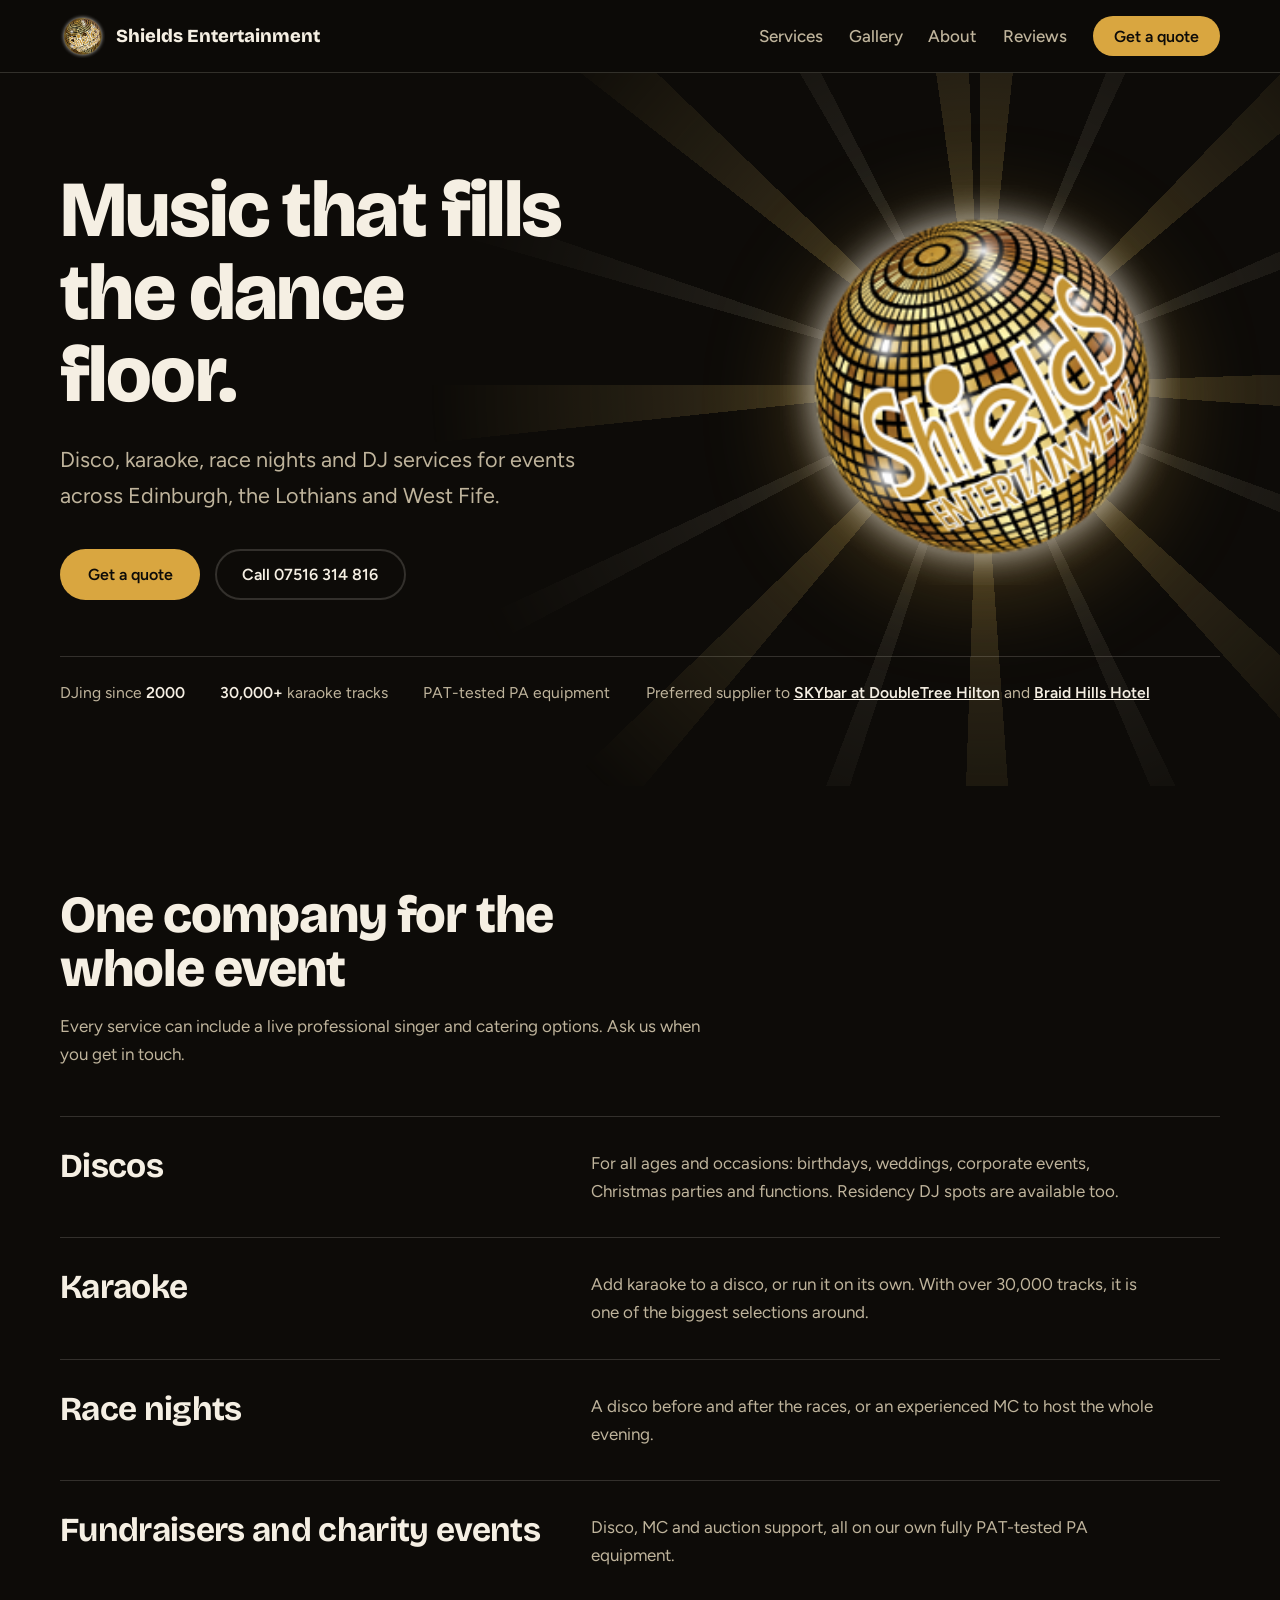
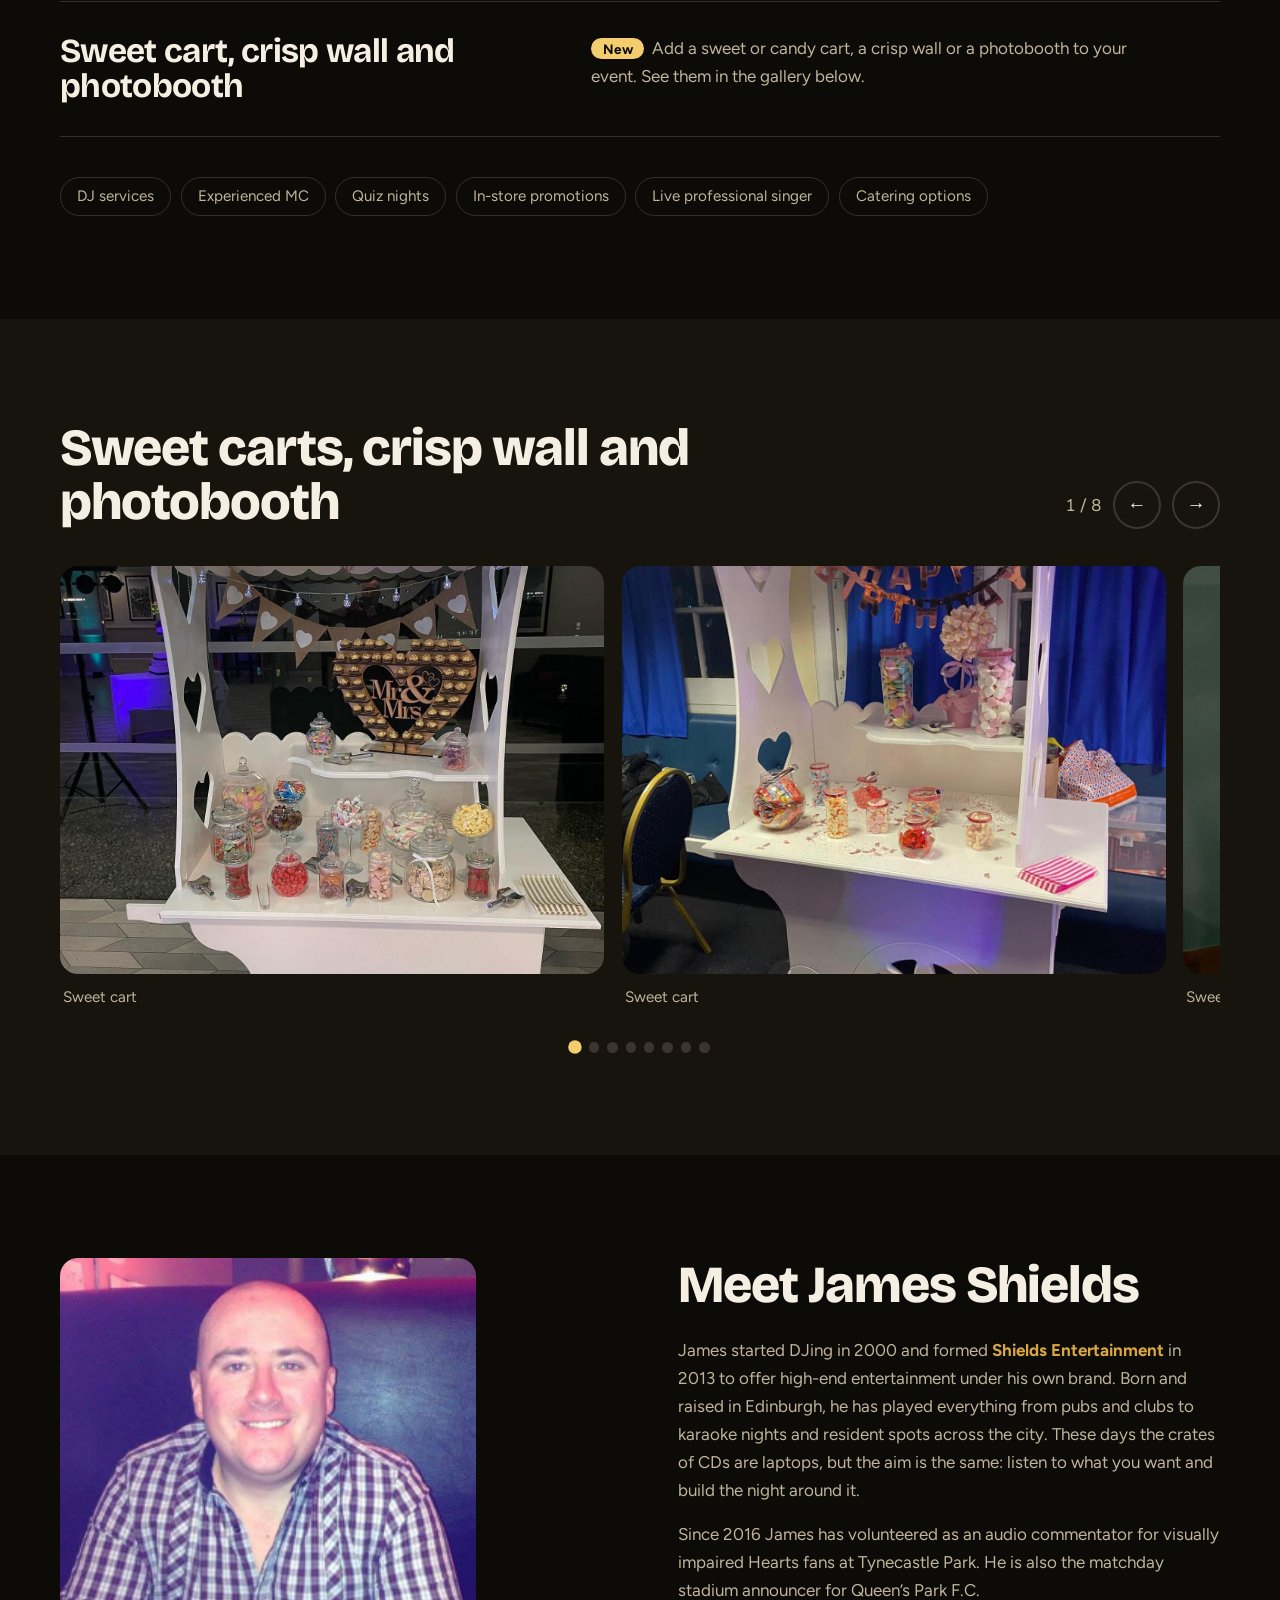
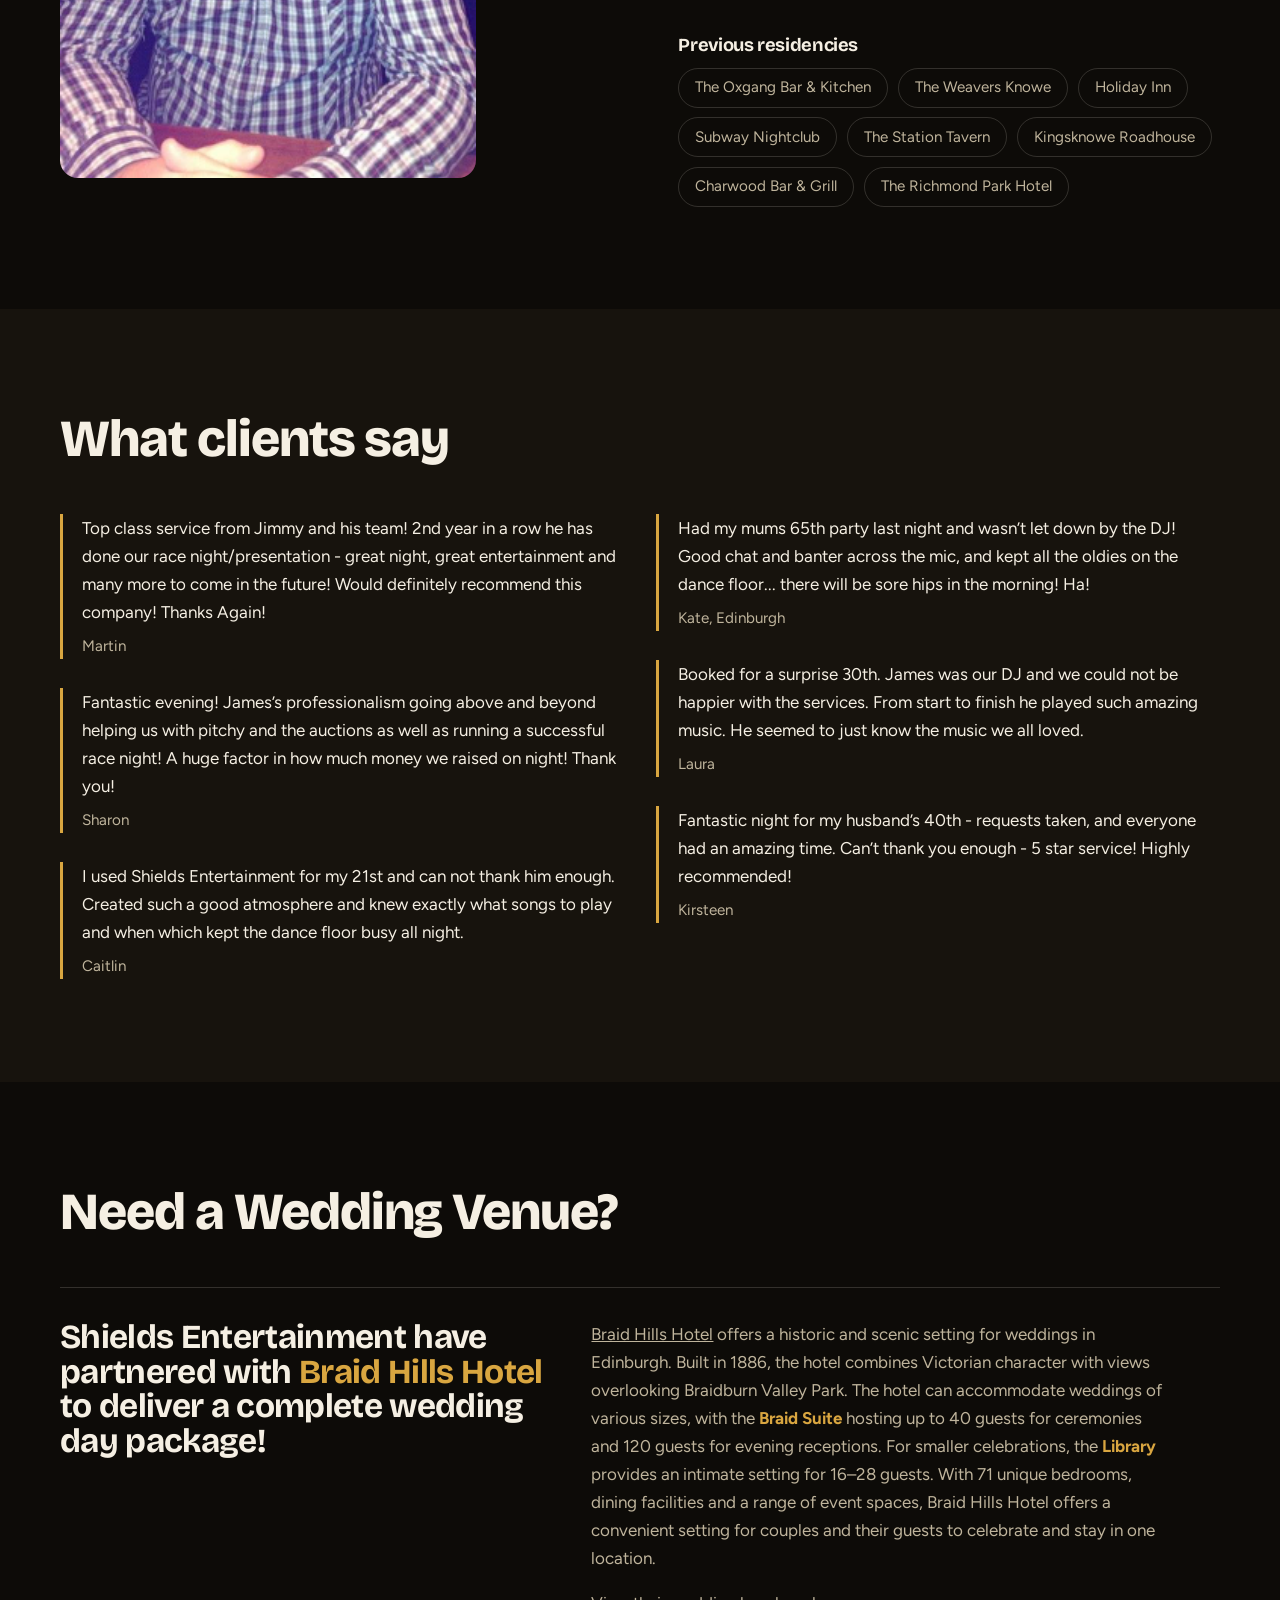
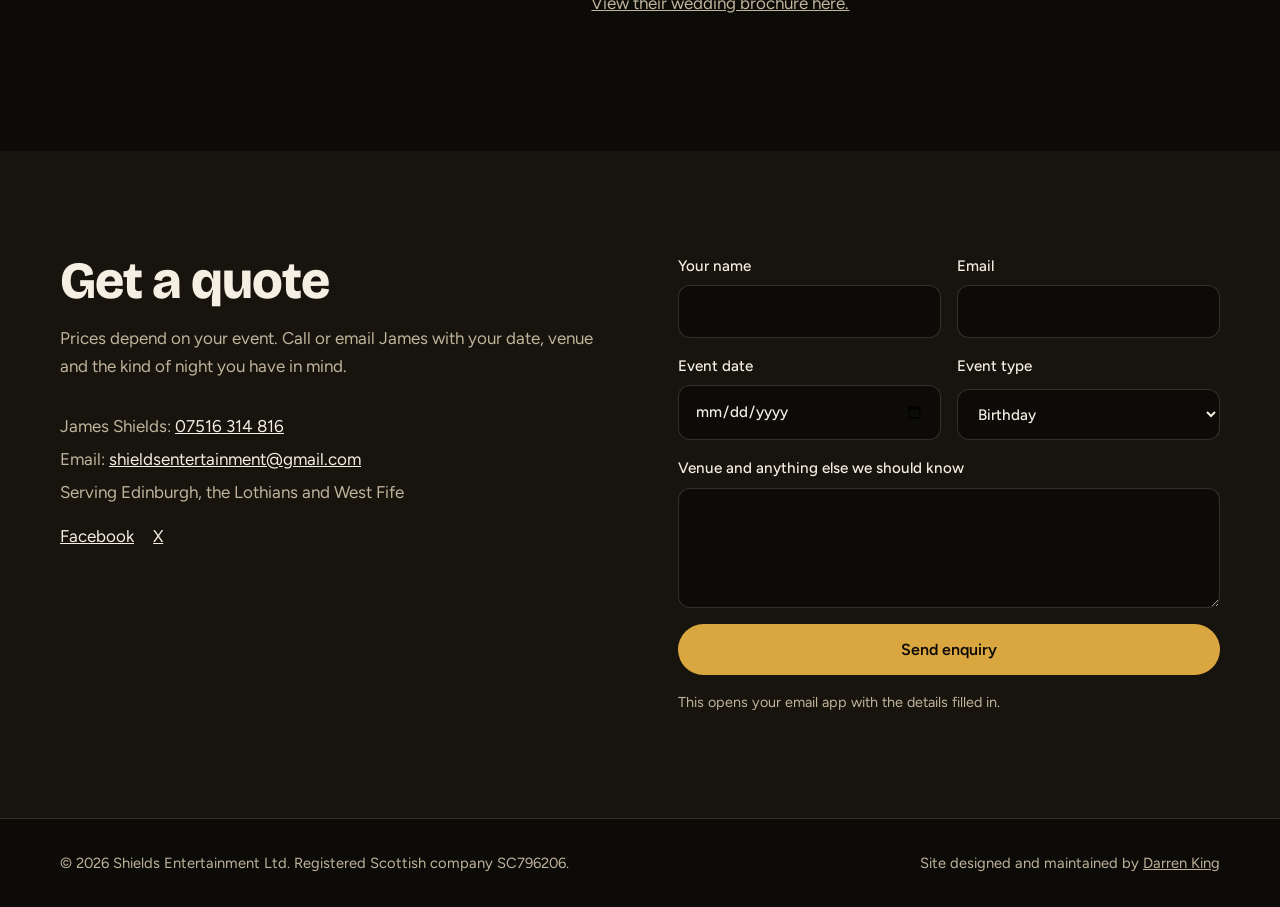
<file: index.htm>
<!DOCTYPE html>
<html lang="en-GB">
<head>
<meta charset="utf-8">
<meta name="viewport" content="width=device-width, initial-scale=1">
<title>Shields Entertainment | Disco, karaoke &amp; DJ services in Edinburgh, the Lothians and West Fife</title>
<meta name="description" content="Disco, karaoke, race nights and DJ services for birthdays, weddings and corporate events across Edinburgh, the Lothians and West Fife.">
<meta name="theme-color" content="#0d0b08">
<link rel="icon" href="images/shields-entertainment-logo.png">
<meta property="og:image" content="https://www.shieldsentertainment.co.uk/images/shields-entertainment-logo.png">
<link rel="preconnect" href="https://fonts.googleapis.com">
<link rel="preconnect" href="https://fonts.gstatic.com" crossorigin>
<link href="https://fonts.googleapis.com/css2?family=Bricolage+Grotesque:opsz,wght@12..96,500;12..96,700;12..96,800&family=Figtree:wght@400;500;600&display=swap" rel="stylesheet">
<link rel="shortcut icon" href="images/favicon.ico" />
<style>
:root{
  --ink:#0d0b08; --ink-2:#17130d; --line:rgba(245,239,227,.16);
  --text:#f5efe3; --muted:#bfb49c; --coral:#d9a640; --gold:#f3cd6e;
  --display:"Bricolage Grotesque","Trebuchet MS",system-ui,sans-serif;
  --body:"Figtree",system-ui,-apple-system,"Segoe UI",sans-serif;
  --wrap:1160px;
}
*{box-sizing:border-box}
html{scroll-behavior:smooth;scroll-padding-top:5rem}
body{margin:0;background:var(--ink);color:var(--text);font:400 1.0625rem/1.65 var(--body);-webkit-font-smoothing:antialiased}
img{max-width:100%;display:block}
a{color:inherit}
:focus-visible{outline:3px solid var(--gold);outline-offset:3px;border-radius:4px}
.wrap{width:min(var(--wrap),100% - 2.5rem);margin-inline:auto}
h1,h2,h3{font-family:var(--display);line-height:1.04;margin:0;letter-spacing:-.02em}
h2{font-size:clamp(2rem,4.5vw,3.25rem);font-weight:800}
p{margin:0}
.btn{white-space:nowrap;display:inline-block;padding:.9rem 1.6rem;border-radius:999px;font:600 1rem var(--body);text-decoration:none;border:2px solid transparent;cursor:pointer;transition:transform .15s,background .15s}
.btn-primary{background:var(--coral);color:var(--ink)}
.btn-primary:hover{transform:translateY(-2px);background:#ecbf5c}
.btn-ghost{border-color:var(--line);color:var(--text)}
.btn-ghost:hover{border-color:var(--text)}

/* Header */
header{position:sticky;top:0;z-index:20;background:rgba(13,11,8,.85);backdrop-filter:blur(12px);border-bottom:1px solid var(--line)}
.bar{display:flex;align-items:center;justify-content:space-between;height:4.5rem;gap:1rem}
.brand{display:flex;align-items:center;gap:.7rem;text-decoration:none;font:800 1.15rem var(--display)}
.brand img{height:2.8rem;width:auto}
.brand .wordmark{display:inline}
nav{display:flex;align-items:center;gap:1.6rem}
nav a{text-decoration:none;font-weight:500;color:var(--muted)}
nav a:hover{color:var(--text)}
nav .btn{padding:.55rem 1.2rem;color:var(--ink)}
nav .btn:hover{color:var(--ink)}
@media(max-width:760px){nav a:not(.btn){display:none}.brand{font-size:1rem;line-height:1.15}}

/* Hero: rotating light beams are the one big gesture */
.hero{position:relative;overflow:hidden;isolation:isolate;padding:clamp(3rem,8vw,6rem) 0 clamp(3rem,8vw,5rem)}
.hero-grid{display:grid;grid-template-columns:1.15fr .85fr;gap:2rem;align-items:center}
.stage{position:relative;display:grid;place-items:center}
.beams{position:absolute;z-index:-1;left:50%;top:50%;width:min(170vmin,1300px);aspect-ratio:1;transform:translate(-50%,-50%);
  background:repeating-conic-gradient(from 0deg,rgba(243,205,110,.26) 0 6deg,transparent 6deg 22deg,rgba(255,244,214,.14) 22deg 25deg,transparent 25deg 44deg);
  -webkit-mask:radial-gradient(circle,#000 0,transparent 60%);mask:radial-gradient(circle,#000 0,transparent 60%);
  animation:spin 90s linear infinite}
@keyframes spin{to{transform:translate(-50%,-50%) rotate(360deg)}}
.ball{width:min(100%,25rem);height:auto;filter:drop-shadow(0 18px 50px rgba(217,166,64,.35))}
@media(max-width:820px){.hero-grid{grid-template-columns:1fr}.stage{order:-1}.ball{width:13rem}}
.hero h1{font-size:clamp(2.6rem,6.2vw,5.4rem);font-weight:800;max-width:11ch}
.hero p.lead{font-size:clamp(1.1rem,2vw,1.35rem);color:var(--muted);max-width:34rem;margin:1.6rem 0 2.2rem}
.hero .actions{display:flex;flex-wrap:wrap;gap:.9rem}
.facts{display:flex;flex-wrap:wrap;gap:.6rem 2.2rem;margin:3.5rem 0 0;padding:1.4rem 0 0;border-top:1px solid var(--line);list-style:none}
.facts li{color:var(--muted);font-size:.98rem}
.facts strong{color:var(--text);font-weight:600}

section{padding:clamp(4rem,8vw,6.5rem) 0}
.alt{background:var(--ink-2)}
.head{max-width:40rem;margin-bottom:3rem}
.head p{color:var(--muted);margin-top:1rem}

/* Services as rows */
.rows{border-bottom:1px solid var(--line)}
.row{display:grid;grid-template-columns:minmax(0,1fr) minmax(0,1.3fr);gap:1rem 3rem;padding:2rem 0;border-top:1px solid var(--line)}
.row h3{font-size:clamp(1.5rem,3vw,2.1rem);font-weight:700}
.row p{color:var(--muted);max-width:36rem}
@media(max-width:720px){.row{grid-template-columns:1fr}}
.included{margin-top:2.5rem;display:flex;flex-wrap:wrap;gap:.6rem}
.included span{padding:.4rem 1rem;border:1px solid var(--line);border-radius:999px;color:var(--muted);font-size:.95rem}

/* Carousel */
.gallery-top{display:flex;align-items:end;justify-content:space-between;gap:1.5rem;flex-wrap:wrap;margin-bottom:2rem}
.gallery-top .head{margin:0}
.controls{display:flex;align-items:center;gap:.7rem}
.counter{font-variant-numeric:tabular-nums;color:var(--muted);min-width:4.5rem;text-align:right}
.ctl{width:3rem;height:3rem;border-radius:50%;border:2px solid var(--line);background:transparent;color:var(--text);font-size:1.2rem;cursor:pointer;display:grid;place-items:center;transition:background .15s,border-color .15s}
.ctl:hover{background:var(--coral);border-color:var(--coral);color:var(--ink)}
.track{display:flex;gap:1.1rem;overflow-x:auto;scroll-snap-type:x mandatory;scrollbar-width:none;padding:.3rem 0 .6rem;overscroll-behavior-x:contain}
.track::-webkit-scrollbar{display:none}
.slide{flex:0 0 min(78%,34rem);scroll-snap-align:start;margin:0}
.slide button{all:unset;display:block;width:100%;cursor:zoom-in;border-radius:18px;overflow:hidden;aspect-ratio:4/3;position:relative;background:linear-gradient(135deg,#2a2112,#4a3716)}
.slide button:focus-visible{outline:3px solid var(--gold);outline-offset:3px}
.slide img{width:100%;height:100%;object-fit:cover;transition:transform .5s}
.slide button:hover img{transform:scale(1.04)}
.slide figcaption{padding:.7rem .2rem 0;color:var(--muted);font-size:.95rem}
.slide.missing img{display:none}
.slide.missing button::after{content:attr(data-path);position:absolute;inset:0;display:grid;place-items:center;text-align:center;padding:1rem;color:var(--muted);font:500 .9rem var(--body)}
.dots{display:flex;gap:.5rem;justify-content:center;margin-top:1.4rem;flex-wrap:wrap}
.dot{width:.65rem;height:.65rem;border-radius:50%;border:0;padding:0;background:var(--line);cursor:pointer}
.dot[aria-current="true"]{background:var(--gold);transform:scale(1.35)}
dialog{border:0;padding:0;background:transparent;max-width:100vw;max-height:100vh;width:100%;height:100%;color:var(--text)}
dialog::backdrop{background:rgba(8,6,3,.95)}
.lb{height:100%;display:grid;grid-template-rows:1fr auto;place-items:center;padding:1.2rem;gap:.8rem}
.lb img{max-height:78vh;width:auto;max-width:100%;border-radius:12px;object-fit:contain}
.lb .ph{width:min(90vw,60rem);aspect-ratio:4/3;border-radius:12px;background:linear-gradient(135deg,#2a2112,#4a3716);display:grid;place-items:center;color:var(--muted)}
.lb-bar{display:flex;align-items:center;gap:1rem;justify-content:center}
.lb-cap{color:var(--muted);min-width:8rem;text-align:center}
.lb-close{position:absolute;top:1rem;right:1rem}

/* About + contact */
.split{display:grid;grid-template-columns:1fr 1fr;gap:clamp(2rem,6vw,5rem);align-items:start}
@media(max-width:820px){.split{grid-template-columns:1fr}}
.split p+p{margin-top:1rem}
.split p{color:var(--muted)}
form{display:grid;gap:1rem}
label{display:grid;gap:.4rem;font-weight:500;font-size:.95rem}
input,select,textarea{font:inherit;color:var(--text);background:var(--ink-2);border:1.5px solid var(--line);border-radius:12px;padding:.8rem 1rem;width:100%}
.alt input,.alt select,.alt textarea{background:var(--ink)}
textarea{min-height:7.5rem;resize:vertical}
.two{display:grid;grid-template-columns:1fr 1fr;gap:1rem}
@media(max-width:520px){.two{grid-template-columns:1fr}}
.note{font-size:.9rem;color:var(--muted)}
.details{list-style:none;padding:0;margin:2rem 0 0;display:grid;gap:.3rem;color:var(--muted)}
.details a{color:var(--text)}
footer{border-top:1px solid var(--line);padding:2rem 0;color:var(--muted);font-size:.92rem}
footer .wrap{display:flex;justify-content:space-between;flex-wrap:wrap;gap:.6rem}


.brand .chip{display:flex}
.brand.no-logo .chip{display:none}
.portrait{width:100%;max-width:26rem;aspect-ratio:4/5;object-fit:cover;border-radius:18px;background:linear-gradient(135deg,#2a2112,#4a3716)}
.venues{margin-top:2rem}
.venues h3{font-size:1.15rem;font-weight:700;margin-bottom:.8rem}
.quotes{columns:2 22rem;column-gap:2rem}
.quotes blockquote{break-inside:avoid;margin:0 0 1.8rem;padding-left:1.2rem;border-left:3px solid var(--coral)}
.quotes p{color:var(--text)}
.quotes cite{display:block;margin-top:.5rem;color:var(--muted);font-style:normal;font-size:.95rem}
.new{display:inline-block;background:var(--gold);color:var(--ink);font:700 .85rem var(--body);padding:.15rem .7rem;border-radius:999px;margin-right:.5rem}
.social{display:flex;gap:1.2rem;margin-top:1rem}

.highlight{font-weight: bold; color:var(--coral)}

@media(prefers-reduced-motion:reduce){
  html{scroll-behavior:auto}.beams{animation:none}.slide img,.btn{transition:none}
}
</style>
</head>
<body>

<header>
  <div class="wrap bar">
    <a class="brand" href="#top" aria-label="Shields Entertainment, home">
      <span class="chip"><img src="images/shields-entertainment-logo.png" alt="" id="logo"></span>
      <span class="wordmark">Shields Entertainment</span>
    </a>
    <nav aria-label="Main">
      <a href="#services">Services</a>
      <a href="#gallery">Gallery</a>
      <a href="#about">About</a>
      <a href="#testimonials">Reviews</a>
      <a class="btn btn-primary" href="#contact">Get a quote</a>
    </nav>
  </div>
</header>

<main id="top">
  <div class="hero">
    <div class="wrap">
      <div class="hero-grid">
        <div class="copy">
          <h1>Music that fills the dance floor.</h1>
          <p class="lead">Disco, karaoke, race nights and DJ services for events across Edinburgh, the Lothians and West Fife.</p>
          <div class="actions">
            <a class="btn btn-primary" href="#contact">Get a quote</a>
            <a class="btn btn-ghost" href="tel:07516314816">Call 07516 314 816</a>
          </div>
        </div>
        <div class="stage">
          <div class="beams" aria-hidden="true"></div>
          <img class="ball" id="heroball" alt="Shields Entertainment" width="230" height="230">
        </div>
      </div>
      <ul class="facts">
        <li>DJing since <strong>2000</strong></li>
        <li><strong>30,000+</strong> karaoke tracks</li>
        <li>PAT-tested PA equipment</li>
        <li>Preferred supplier to <strong><a href="https://skybaredinburgh.com/" target="_blank">SKYbar at DoubleTree Hilton</a></strong> and <strong><a href="https://www.braidhillshotel.com/services/weddings/" target="_blank">Braid Hills Hotel</a></strong></li>
      </ul>
    </div>
  </div>

  <section id="services">
    <div class="wrap">
      <div class="head">
        <h2>One company for the whole event</h2>
        <p>Every service can include a live professional singer and catering options. Ask us when you get in touch.</p>
      </div>
      <div class="rows">
        <div class="row">
          <h3>Discos</h3>
          <p>For all ages and occasions: birthdays, weddings, corporate events, Christmas parties and functions. Residency DJ spots are available too.</p>
        </div>
        <div class="row">
          <h3>Karaoke</h3>
          <p>Add karaoke to a disco, or run it on its own. With over 30,000 tracks, it is one of the biggest selections around.</p>
        </div>
        <div class="row">
          <h3>Race nights</h3>
          <p>A disco before and after the races, or an experienced MC to host the whole evening.</p>
        </div>
        <div class="row">
          <h3>Fundraisers and charity events</h3>
          <p>Disco, MC and auction support, all on our own fully PAT-tested PA equipment.</p>
        </div>
        <div class="row">
          <h3>Sweet cart, crisp wall and photobooth</h3>
          <p><span class="new">New</span>Add a sweet or candy cart, a crisp wall or a photobooth to your event. See them in the gallery below.</p>
        </div>
      </div>
      <div class="included" aria-label="Also available">
        <span>DJ services</span><span>Experienced MC</span><span>Quiz nights</span><span>In-store promotions</span><span>Live professional singer</span><span>Catering options</span>
      </div>
    </div>
  </section>

  <section id="gallery" class="alt" aria-labelledby="gal-h">
    <div class="wrap">
      <div class="gallery-top">
        <div class="head"><h2 id="gal-h">Sweet carts, crisp wall and photobooth</h2></div>
        <div class="controls">
          <span class="counter" id="counter" aria-live="polite"></span>
          <button class="ctl" id="prev" aria-label="Previous photo">&#8592;</button>
          <button class="ctl" id="next" aria-label="Next photo">&#8594;</button>
        </div>
      </div>
      <div class="track" id="track" role="region" aria-roledescription="carousel" aria-label="Event extras photos" tabindex="0"></div>
      <div class="dots" id="dots"></div>
    </div>
  </section>

  <section id="about">
    <div class="wrap split">
      <div>
        <img class="portrait" id="portrait" src="images/james-shields.jpg" alt="James Shields">
      </div>
      <div>
        <h2 style="margin-bottom:1.5rem">Meet James Shields</h2>
        <p>James started DJing in 2000 and formed <span class="highlight">Shields Entertainment</span> in 2013 to offer high-end entertainment under his own brand. Born and raised in Edinburgh, he has played everything from pubs and clubs to karaoke nights and resident spots across the city. These days the crates of CDs are laptops, but the aim is the same: listen to what you want and build the night around it.</p>
        <p>Since 2016 James has volunteered as an audio commentator for visually impaired Hearts fans at Tynecastle Park. He is also the matchday stadium announcer for Queen&rsquo;s Park F.C.</p>
        <div class="venues">
          <h3>Previous residencies</h3>
          <div class="included" style="margin-top:0">
            <span>The Oxgang Bar &amp; Kitchen</span><span>The Weavers Knowe</span><span>Holiday Inn</span><span>Subway Nightclub</span><span>The Station Tavern</span><span>Kingsknowe Roadhouse</span><span>Charwood Bar &amp; Grill</span><span>The Richmond Park Hotel</span>
          </div>
        </div>
      </div>
    </div>
  </section>

  <section id="testimonials" class="alt">
    <div class="wrap">
      <div class="head"><h2>What clients say</h2></div>
      <div class="quotes">
        <blockquote><p>Top class service from Jimmy and his team! 2nd year in a row he has done our race night/presentation - great night, great entertainment and many more to come in the future! Would definitely recommend this company! Thanks Again!</p><cite>Martin</cite></blockquote>
        <blockquote><p>Fantastic evening! James&rsquo;s professionalism going above and beyond helping us with pitchy and the auctions as well as running a successful race night! A huge factor in how much money we raised on night! Thank you!</p><cite>Sharon</cite></blockquote>
        <blockquote><p>I used Shields Entertainment for my 21st and can not thank him enough. Created such a good atmosphere and knew exactly what songs to play and when which kept the dance floor busy all night.</p><cite>Caitlin</cite></blockquote>
        <blockquote><p>Had my mums 65th party last night and wasn&rsquo;t let down by the DJ! Good chat and banter across the mic, and kept all the oldies on the dance floor... there will be sore hips in the morning! Ha!</p><cite>Kate, Edinburgh</cite></blockquote>
        <blockquote><p>Booked for a surprise 30th. James was our DJ and we could not be happier with the services. From start to finish he played such amazing music. He seemed to just know the music we all loved.</p><cite>Laura</cite></blockquote>
        <blockquote><p>Fantastic night for my husband&rsquo;s 40th - requests taken, and everyone had an amazing time. Can&rsquo;t thank you enough - 5 star service! Highly recommended!</p><cite>Kirsteen</cite></blockquote>
      </div>
    </div>
  </section>
  
  <section id="braid-hills">
	<div class="wrap">
		<div class="head"><h2>Need a Wedding Venue?</h2></div>
		<div class="row">
			<h3>Shields Entertainment have partnered with <span class="highlight">Braid Hills Hotel</span> to deliver a complete wedding day package!</h3>
			<div>
				<p><a href="https://www.braidhillshotel.com/services/weddings/" target="_blank">Braid Hills Hotel</a> offers a historic and scenic setting for weddings in Edinburgh. Built in 1886, the hotel combines Victorian character with views overlooking Braidburn Valley Park. The hotel can accommodate weddings of various sizes, with the <span class="highlight">Braid Suite</span> hosting up to 40 guests for ceremonies and 120 guests for evening receptions. For smaller celebrations, the <span class="highlight">Library</span> provides an intimate setting for 16–28 guests.
	With 71 unique bedrooms, dining facilities and a range of event spaces, Braid Hills Hotel offers a convenient setting for couples and their guests to celebrate and stay in one location.</p>
				<p style="margin-top: 1em"><a href="Wedding Brochure - Braid Hills Hotel (2026).pdf" target="_blank">View their wedding brochure here.</a></p>
			</div>
		</div>
	</div>
  </section>

  <section id="contact" class="alt">
    <div class="wrap split">
      <div>
        <h2>Get a quote</h2>
        <p style="margin-top:1rem">Prices depend on your event. Call or email James with your date, venue and the kind of night you have in mind.</p>
        <ul class="details" id="details"></ul>
        <div class="social">
          <a href="https://www.facebook.com/shieldsentertainment" rel="noopener">Facebook</a>
          <a href="https://x.com/shieldsent1" rel="noopener">X</a>
        </div>
      </div>
      <form id="enquiry">
        <div class="two">
          <label>Your name<input name="name" required autocomplete="name"></label>
          <label>Email<input name="email" type="email" required autocomplete="email"></label>
        </div>
        <div class="two">
          <label>Event date<input name="date" type="date"></label>
          <label>Event type
            <select name="type"><option>Birthday</option><option>Wedding</option><option>Corporate event</option><option>Christmas party</option><option>Race night or fundraiser</option><option>Karaoke</option><option>Other</option></select>
          </label>
        </div>
        <label>Venue and anything else we should know<textarea name="message"></textarea></label>
        <button class="btn btn-primary" type="submit">Send enquiry</button>
        <p class="note">This opens your email app with the details filled in.</p>
      </form>
    </div>
  </section>
  
</main>

<footer>
  <div class="wrap">
    <span>&copy; <span id="yr"></span> Shields Entertainment Ltd. Registered Scottish company SC796206.</span>
    <span>Site designed and maintained by <a href="http://www.darren-king.co.uk">Darren King</a></span>
  </div>
</footer>

<dialog id="lightbox" aria-label="Photo viewer">
  <div class="lb">
    <button class="ctl lb-close" id="lb-close" aria-label="Close">&#10005;</button>
    <div id="lb-media"></div>
    <div class="lb-bar">
      <button class="ctl" id="lb-prev" aria-label="Previous photo">&#8592;</button>
      <span class="lb-cap" id="lb-cap"></span>
      <button class="ctl" id="lb-next" aria-label="Next photo">&#8594;</button>
    </div>
  </div>
</dialog>

<script>
/* ===== Edit these ===== */
const CONFIG = {
  email: "shieldsentertainment@gmail.com",
  phone: "07516 314 816",
  area:  "Edinburgh, the Lothians and West Fife"
};
// Images load from /images first. Until you copy them there, they fall back to the live site.
const LIVE = "https://www.shieldsentertainment.co.uk/";
const GALLERY = [
  {src:"images/cart-1.jpg",       alt:"Sweet cart set up at an event",   caption:"Sweet cart"},
  {src:"images/cart-2.jpg",       alt:"Sweet cart with jars of sweets",  caption:"Sweet cart"},
  {src:"images/cart-3.jpg",       alt:"Sweet cart close-up",             caption:"Sweet cart"},
  {src:"images/cart-4.jpg",       alt:"Sweet cart display",              caption:"Sweet cart"},
  {src:"images/cart-5.jpg",       alt:"Sweet cart at a party",           caption:"Sweet cart"},
  {src:"images/crisp-wall-1.jpg", alt:"Crisp wall display",              caption:"Crisp wall"},
  {src:"images/photobooth-1.jpg", alt:"Photobooth at an event",          caption:"Photobooth"},
  {src:"images/photobooth-2.jpg", alt:"Guests using the photobooth",     caption:"Photobooth"}
];
/* ====================== */

// Try the local file, then the live site, then give up
function load(img, src, onFail){
  let tried = false;
  img.addEventListener("error", () => {
    if(!tried && !/^https?:/.test(src)){ tried = true; img.src = LIVE + src; }
    else if(onFail) onFail();
  });
  img.src = src;
}

const $ = id => document.getElementById(id);
const track = $("track"), dots = $("dots"), counter = $("counter");

// Logo fallback: show the text name if the logo file is missing
load($("logo"), "images/shields-entertainment-logo.png", () => document.querySelector(".brand").classList.add("no-logo"));
load($("heroball"), "images/shields-entertainment-logo.png", () => $("heroball").remove());
load($("portrait"), "images/james-shields.jpg", () => $("portrait").remove());

// Build carousel
GALLERY.forEach((g,i) => {
  const fig = document.createElement("figure");
  fig.className = "slide";
  fig.setAttribute("role","group"); fig.setAttribute("aria-roledescription","slide");
  fig.setAttribute("aria-label", `${i+1} of ${GALLERY.length}`);
  const btn = document.createElement("button");
  btn.type = "button"; btn.dataset.path = g.src; btn.setAttribute("aria-label", `Enlarge: ${g.alt}`);
  const img = new Image(); img.alt = g.alt; img.loading = i < 2 ? "eager" : "lazy";
  load(img, g.src, () => fig.classList.add("missing"));
  btn.append(img);
  btn.addEventListener("click", () => openLB(i));
  const cap = document.createElement("figcaption"); cap.textContent = g.caption;
  fig.append(btn, cap); track.append(fig);

  const d = document.createElement("button");
  d.className = "dot"; d.type = "button"; d.setAttribute("aria-label", `Go to photo ${i+1}`);
  d.addEventListener("click", () => goTo(i));
  dots.append(d);
});

const slides = [...track.children];
const reduce = matchMedia("(prefers-reduced-motion: reduce)").matches;
const behavior = reduce ? "auto" : "smooth";
function current(){
  const x = track.scrollLeft + 1; let idx = 0, best = Infinity;
  slides.forEach((s,i) => { const dist = Math.abs(s.offsetLeft - track.offsetLeft - x); if(dist < best){best = dist; idx = i;} });
  if(track.scrollLeft + track.clientWidth >= track.scrollWidth - 2) idx = slides.length - 1;
  return idx;
}
function goTo(i){
  i = (i + slides.length) % slides.length;
  track.scrollTo({left: slides[i].offsetLeft - track.offsetLeft, behavior});
}
function sync(){
  const i = current();
  counter.textContent = `${i+1} / ${slides.length}`;
  [...dots.children].forEach((d,n) => d.setAttribute("aria-current", n === i));
}
let raf; track.addEventListener("scroll", () => { cancelAnimationFrame(raf); raf = requestAnimationFrame(sync); }, {passive:true});
$("prev").onclick = () => goTo(current() - 1);
$("next").onclick = () => goTo(current() + 1);
track.addEventListener("keydown", e => {
  if(e.key === "ArrowRight"){ e.preventDefault(); goTo(current()+1); }
  if(e.key === "ArrowLeft"){ e.preventDefault(); goTo(current()-1); }
});
addEventListener("resize", sync); sync();

// Lightbox
const lb = $("lightbox"); let lbi = 0;
function showLB(){
  const g = GALLERY[lbi], wrap = $("lb-media"); wrap.textContent = "";
  const img = new Image(); img.alt = g.alt;
  load(img, g.src, () => { const p = document.createElement("div"); p.className = "ph"; p.textContent = g.src; img.replaceWith(p); });
  wrap.append(img); $("lb-cap").textContent = `${lbi+1} / ${GALLERY.length} · ${g.caption}`;
}
function openLB(i){ lbi = i; showLB(); lb.showModal(); }
function stepLB(n){ lbi = (lbi + n + GALLERY.length) % GALLERY.length; showLB(); goTo(lbi); }
$("lb-prev").onclick = () => stepLB(-1);
$("lb-next").onclick = () => stepLB(1);
$("lb-close").onclick = () => lb.close();
lb.addEventListener("click", e => { if(e.target === lb) lb.close(); });
lb.addEventListener("keydown", e => {
  if(e.key === "ArrowRight") stepLB(1);
  if(e.key === "ArrowLeft") stepLB(-1);
});

// Contact details + form
const det = $("details");
const add = html => { const li = document.createElement("li"); li.innerHTML = html; det.append(li); };
add(`James Shields: <a href="tel:${CONFIG.phone.replace(/\s/g,"")}">${CONFIG.phone}</a>`);
add(`Email: <a href="mailto:${CONFIG.email}">${CONFIG.email}</a>`);
add(`Serving ${CONFIG.area}`);
$("yr").textContent = new Date().getFullYear();

$("enquiry").addEventListener("submit", e => {
  e.preventDefault();
  const f = new FormData(e.target);
  const body = `Name: ${f.get("name")}\nEmail: ${f.get("email")}\nEvent type: ${f.get("type")}\nDate: ${f.get("date") || "not set"}\n\n${f.get("message")}`;
  location.href = `mailto:${CONFIG.email}?subject=${encodeURIComponent("Enquiry from " + f.get("name"))}&body=${encodeURIComponent(body)}`;
});
</script>
</body>
</html>
</file>
